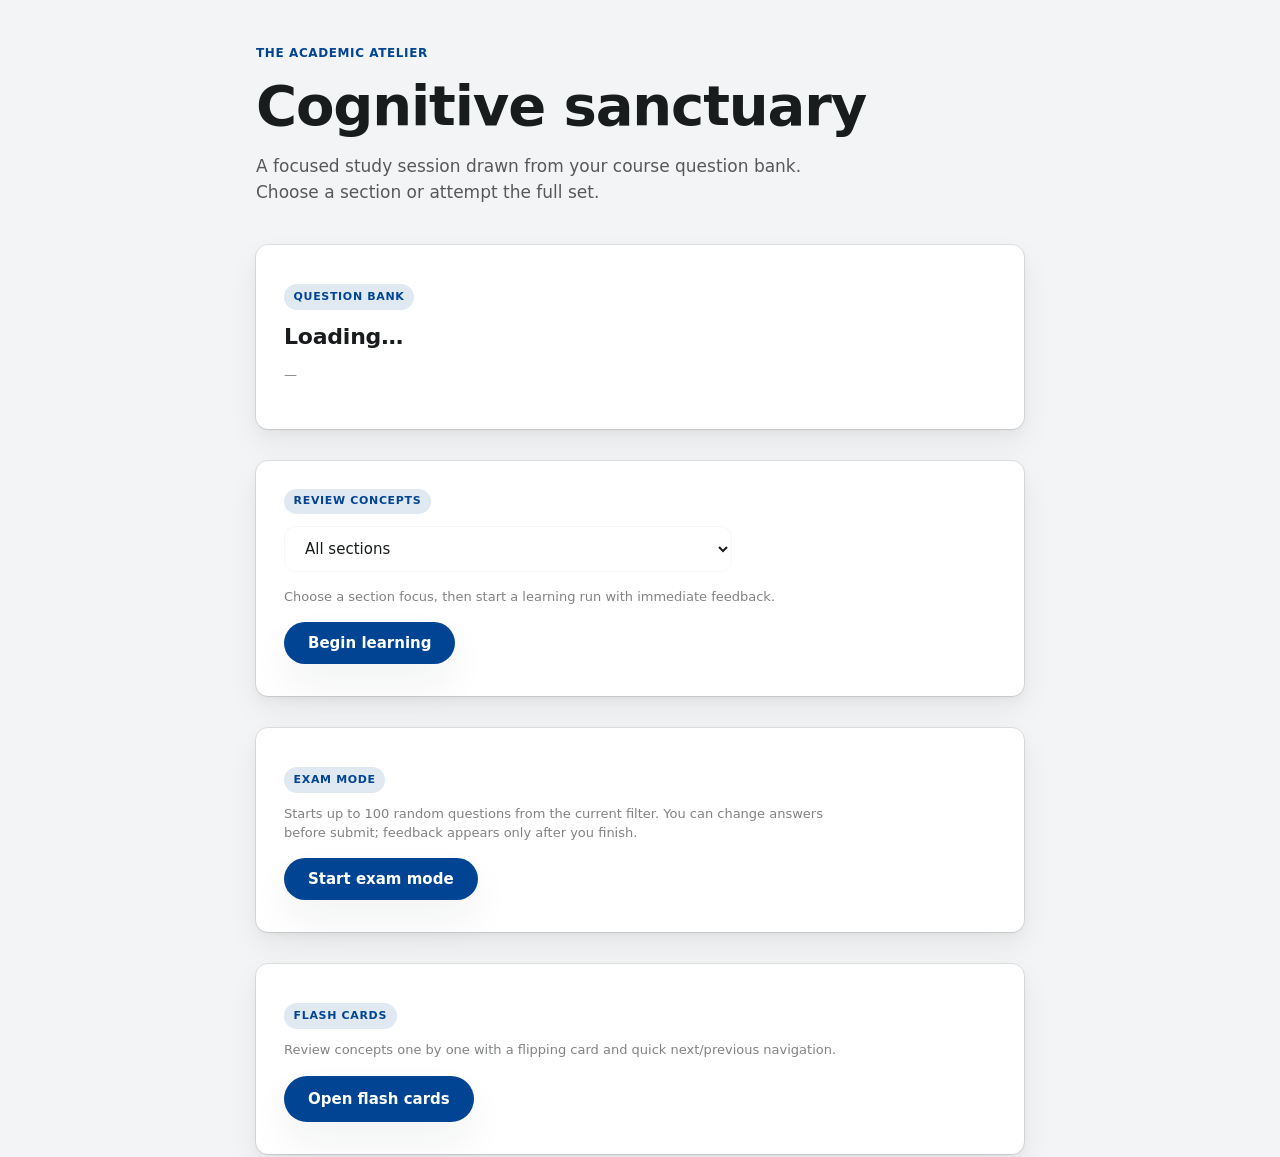
<file: index.html>
<!DOCTYPE html>
<html lang="en">
  <head>
    <!-- Google tag (gtag.js) -->
    <script async src="https://www.googletagmanager.com/gtag/js?id=G-T6DMQSBHCW"></script>
    <script>
      window.dataLayer = window.dataLayer || [];
      function gtag() {
        dataLayer.push(arguments);
      }
      gtag("js", new Date());

      gtag("config", "G-T6DMQSBHCW");
    </script>
    <meta charset="UTF-8" />
    <meta name="viewport" content="width=device-width, initial-scale=1.0" />
    <title>CPS630 Review</title>
    <meta http-equiv="refresh" content="0; url=quiz/home.html" />
    <link rel="canonical" href="quiz/home.html" />
  </head>
  <body
    style="
      font-family: system-ui, sans-serif;
      padding: 2rem;
      color: #191c1d;
      background: #f3f4f5;
    "
  >
    <p><a href="quiz/home.html">Open the quiz</a> if you are not redirected.</p>
  </body>
</html>
</file>
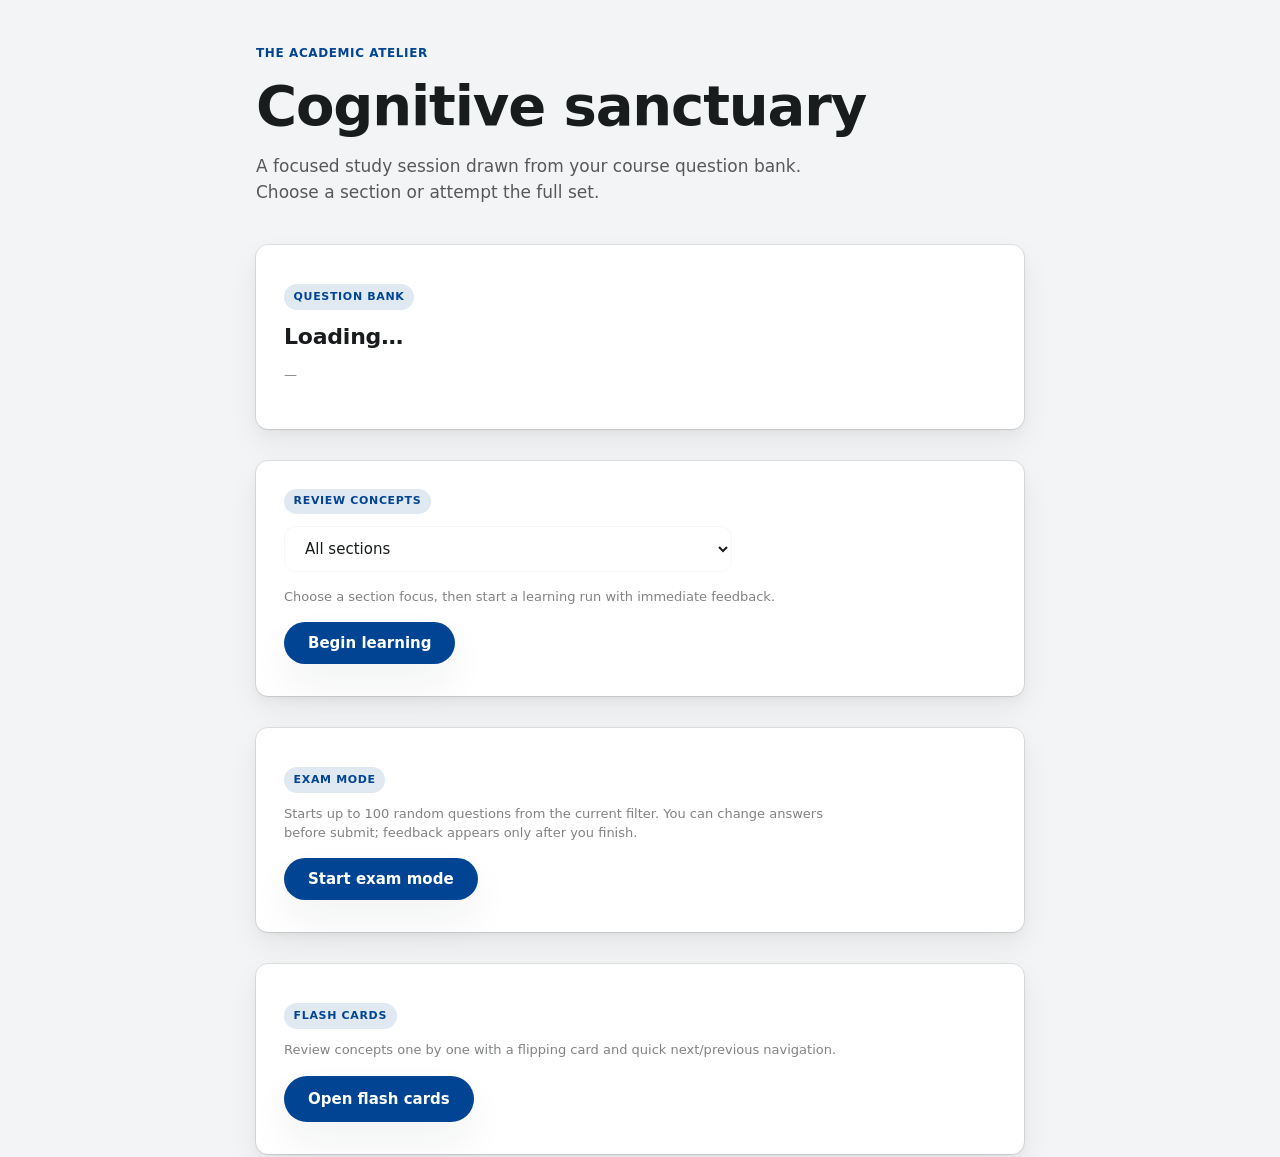
<file: quiz/index.html>
<!DOCTYPE html>
<html lang="en">
  <head>
    <!-- Google tag (gtag.js) -->
    <script async src="https://www.googletagmanager.com/gtag/js?id=G-T6DMQSBHCW"></script>
    <script>
      window.dataLayer = window.dataLayer || [];
      function gtag() {
        dataLayer.push(arguments);
      }
      gtag("js", new Date());

      gtag("config", "G-T6DMQSBHCW");
    </script>
    <meta charset="UTF-8" />
    <meta name="viewport" content="width=device-width, initial-scale=1.0" />
    <title>CPS630 — Home</title>
    <meta http-equiv="refresh" content="0; url=home.html" />
    <link rel="canonical" href="home.html" />
    <script>
      (function () {
        try {
          var k = "cps630-theme";
          var p = localStorage.getItem(k);
          var dark =
            p === "dark" || (p !== "light" && window.matchMedia("(prefers-color-scheme: dark)").matches);
          document.documentElement.classList.toggle("theme-dark", dark);
          document.documentElement.style.colorScheme = dark ? "dark" : "light";
        } catch (e) {}
      })();
    </script>
    <link rel="stylesheet" href="css/atelier.css" />
  </head>
  <body>
    <p style="font-family: system-ui, sans-serif; padding: 2rem">
      <a href="home.html">Open Home</a> if you are not redirected.
    </p>
  </body>
</html>
</file>
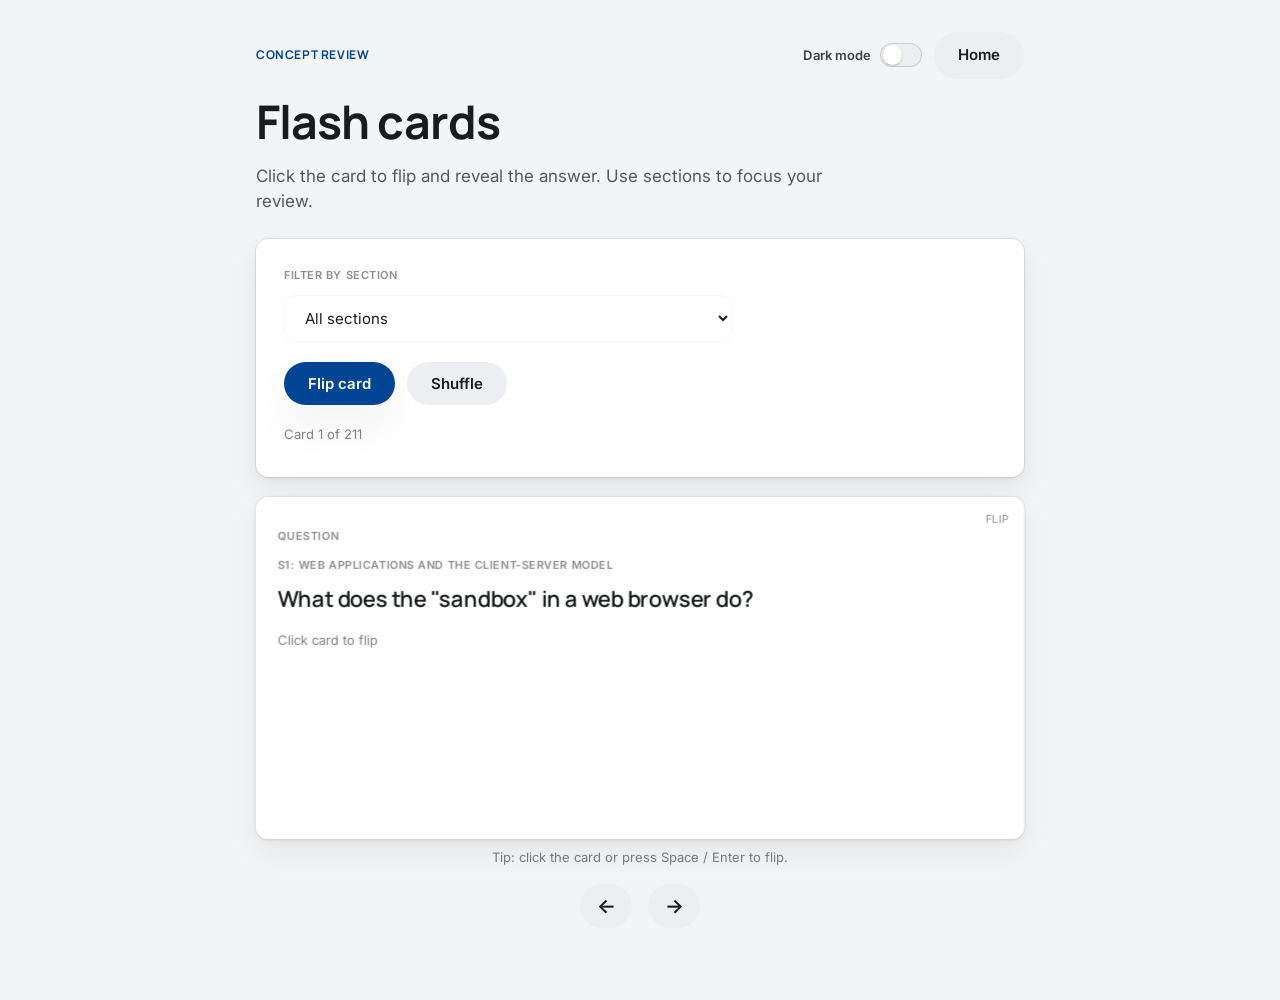
<file: quiz/flashcards.html>
<!DOCTYPE html>
<html lang="en">
  <head>
    <!-- Google tag (gtag.js) -->
    <script async src="https://www.googletagmanager.com/gtag/js?id=G-T6DMQSBHCW"></script>
    <script>
      window.dataLayer = window.dataLayer || [];
      function gtag() {
        dataLayer.push(arguments);
      }
      gtag("js", new Date());

      gtag("config", "G-T6DMQSBHCW");
    </script>
    <meta charset="UTF-8" />
    <meta name="viewport" content="width=device-width, initial-scale=1.0" />
    <title>CPS630 - Flash Cards</title>
    <script>
      (function () {
        try {
          var k = "cps630-theme";
          var p = localStorage.getItem(k);
          var dark =
            p === "dark" || (p !== "light" && window.matchMedia("(prefers-color-scheme: dark)").matches);
          document.documentElement.classList.toggle("theme-dark", dark);
          document.documentElement.style.colorScheme = dark ? "dark" : "light";
        } catch (e) {}
      })();
    </script>
    <link rel="stylesheet" href="css/atelier.css" />
  </head>
  <body>
    <div class="app-shell">
      <main class="main-stage flash-layout">
        <div class="flash-topbar">
          <p class="brand-mark">Concept Review</p>
          <div class="btn-row" style="margin-top: 0">
            <label class="theme-switch" for="theme-switch-flashcards">
              <span class="theme-switch-label">Dark mode</span>
              <input id="theme-switch-flashcards" type="checkbox" class="js-theme-switch" />
              <span class="theme-switch-track" aria-hidden="true"></span>
            </label>
            <a class="btn btn-secondary btn-link" href="home.html">Home</a>
          </div>
        </div>

        <h1 class="display-intro" style="font-size: clamp(1.9rem, 3.7vw, 2.9rem)">Flash cards</h1>
        <p class="lede" style="margin-bottom: 1.5rem">
          Click the card to flip and reveal the answer. Use sections to focus your review.
        </p>

        <div class="card flash-controls">
          <div>
            <label class="label-md" for="flash-section" style="display: block; margin-bottom: 0.75rem"
              >Filter by section</label
            >
            <select id="flash-section" class="field-select">
              <option value="">All sections</option>
            </select>
          </div>
          <div class="btn-row" style="margin-top: 0">
            <button type="button" class="btn btn-primary" id="btn-flip-card">Flip card</button>
            <button type="button" class="btn btn-secondary" id="btn-shuffle-cards">Shuffle</button>
          </div>
          <p id="flash-progress" class="meta-muted" style="margin: 0"></p>
        </div>

        <article id="flash-card" class="flash-card" tabindex="0" aria-live="polite">
          <div id="flash-card-inner" class="flash-card-inner">
            <section class="card flash-face flash-face-front">
              <div class="flash-face-body">
                <p class="label-md" style="margin-bottom: 0.75rem">Question</p>
                <p id="flash-section-label" class="label-md" style="margin-bottom: 0.75rem"></p>
                <h2 id="flash-question" class="title-lg"></h2>
                <p class="meta-muted" style="margin: 0">Click card to flip</p>
              </div>
            </section>
            <section class="card flash-face flash-face-back">
              <div class="flash-face-body">
                <p class="label-md" style="margin-bottom: 0.75rem">Answer</p>
                <p id="flash-section-label-answer" class="label-md" style="margin-bottom: 0.75rem"></p>
                <p id="flash-answer-text" class="title-lg" style="margin: 0; max-width: 100%"></p>
                <p class="meta-muted" style="margin-top: 1.25rem; margin-bottom: 0">Click card to flip back</p>
              </div>
            </section>
          </div>
        </article>
        <p class="meta-muted flash-hint" id="flash-hint">Tip: click the card or press Space / Enter to flip.</p>

        <div class="flash-nav-row" aria-label="Flash card navigation">
          <button
            type="button"
            class="btn btn-secondary flash-arrow-btn"
            id="btn-prev-card"
            aria-label="Previous card"
            title="Previous card"
          >
            ←
          </button>
          <button
            type="button"
            class="btn btn-secondary flash-arrow-btn"
            id="btn-next-card"
            aria-label="Next card"
            title="Next card"
          >
            →
          </button>
        </div>

        <p id="flash-empty" class="status-banner bad hidden" role="status"></p>
      </main>
    </div>

    <script type="module" src="js/flashcards.js"></script>
  </body>
</html>
</file>
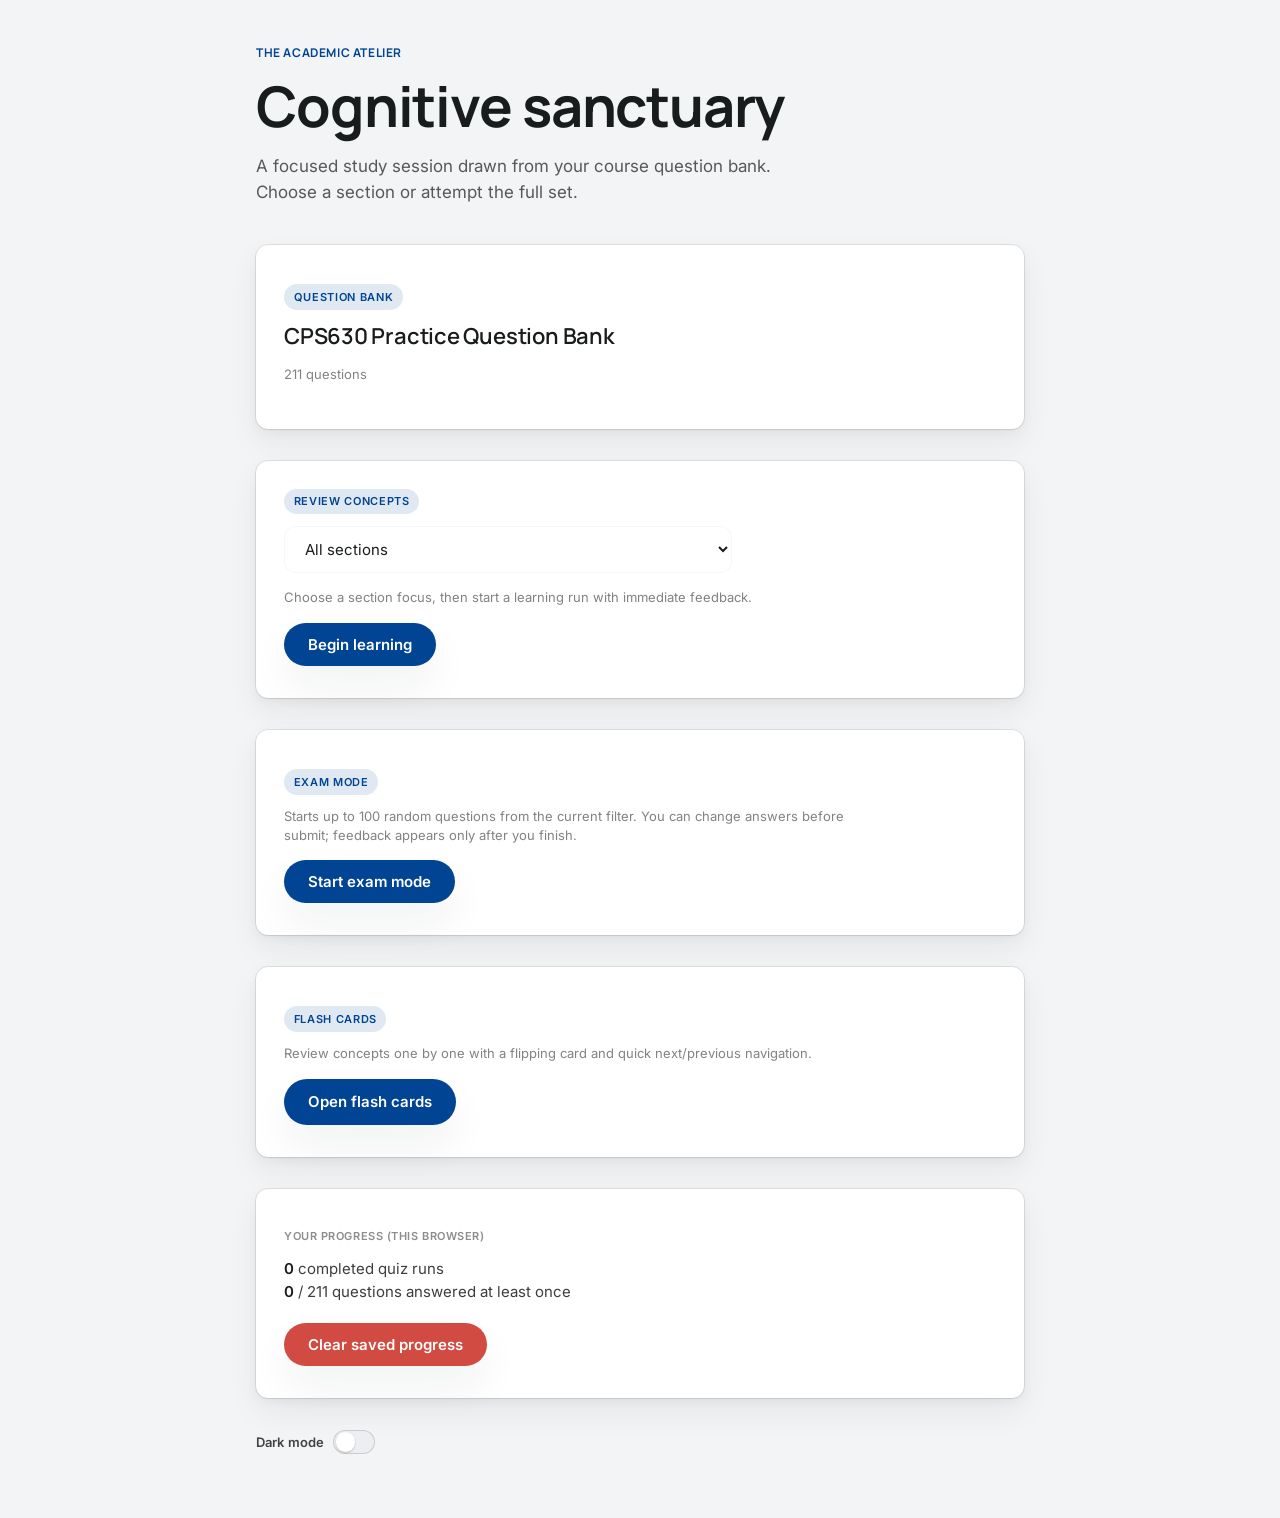
<file: quiz/home.html>
<!DOCTYPE html>
<html lang="en">
  <head>
    <!-- Google tag (gtag.js) -->
    <script async src="https://www.googletagmanager.com/gtag/js?id=G-T6DMQSBHCW"></script>
    <script>
      window.dataLayer = window.dataLayer || [];
      function gtag() {
        dataLayer.push(arguments);
      }
      gtag("js", new Date());

      gtag("config", "G-T6DMQSBHCW");
    </script>
    <meta charset="UTF-8" />
    <meta name="viewport" content="width=device-width, initial-scale=1.0" />
    <title>CPS630 — Home</title>
    <script>
      (function () {
        try {
          var k = "cps630-theme";
          var p = localStorage.getItem(k);
          var dark =
            p === "dark" || (p !== "light" && window.matchMedia("(prefers-color-scheme: dark)").matches);
          document.documentElement.classList.toggle("theme-dark", dark);
          document.documentElement.style.colorScheme = dark ? "dark" : "light";
        } catch (e) {}
      })();
    </script>
    <link rel="stylesheet" href="css/atelier.css" />
  </head>
  <body>
    <div class="app-shell">
      <main class="main-stage">
        <div id="view-start">
          <p class="brand-mark">The Academic Atelier</p>
          <h1 class="display-intro">Cognitive sanctuary</h1>
          <p class="lede">
            A focused study session drawn from your course question bank. Choose a section or
            attempt the full set.
          </p>

          <div class="card" style="margin-bottom: 2rem">
            <p class="label-md section-label" style="margin-bottom: 0.75rem">Question bank</p>
            <p id="bank-title" class="title-lg" style="margin-bottom: 0.5rem">Loading…</p>
            <p id="bank-count" class="meta-muted">—</p>
          </div>

          <div class="card" style="margin-bottom: 2rem">
            <label class="label-md section-label" for="section-filter" style="margin-bottom: 0.75rem"
              >Review Concepts</label
            >
            <select id="section-filter" class="field-select">
              <option value="">All sections</option>
            </select>
            <p class="meta-muted" style="margin: 0.9rem 0 0; max-width: 36rem">
              Choose a section focus, then start a learning run with immediate feedback.
            </p>
            <div class="btn-row" style="margin-top: 1rem">
              <button type="button" class="btn btn-primary" id="btn-start">Begin learning</button>
            </div>
          </div>

          <div class="card" style="margin-bottom: 2rem">
            <p class="label-md section-label" style="margin-bottom: 0.75rem">Exam mode</p>
            <p class="meta-muted" style="margin: 0; max-width: 36rem; line-height: 1.45">
              Starts up to 100 random questions from the current filter. You can change answers before submit;
              feedback appears only after you finish.
            </p>
            <div class="btn-row" style="margin-top: 1rem">
              <button
                type="button"
                class="btn btn-primary"
                id="btn-start-exam"
                title="100 random questions from the current filter. No correct/incorrect until you submit."
              >
                Start exam mode
              </button>
            </div>
          </div>

          <div class="card" style="margin-bottom: 2rem">
            <p class="label-md section-label" style="margin-bottom: 0.75rem">Flash cards</p>
            <p class="meta-muted" style="margin: 0; max-width: 36rem; line-height: 1.45">
              Review concepts one by one with a flipping card and quick next/previous navigation.
            </p>
            <div class="btn-row" style="margin-top: 1rem">
              <a class="btn btn-primary btn-link" href="flashcards.html">Open flash cards</a>
            </div>
          </div>

          <div id="stats-panel" class="card stats-panel hidden" style="margin-bottom: 2rem" aria-live="polite">
            <p class="label-md" style="margin-bottom: 0.75rem">Your progress (this browser)</p>
            <div id="stats-summary" class="stats-summary"></div>
            <div id="stats-attempts-wrap" class="stats-attempts-wrap hidden">
              <p class="label-md" style="margin-top: 1.25rem; margin-bottom: 0.5rem">Recent attempts</p>
              <ul id="stats-attempts" class="stats-attempts"></ul>
            </div>
            <div class="btn-row" style="margin-top: 1.25rem; margin-bottom: 0">
              <button type="button" class="btn btn-danger" id="btn-clear-storage">
                Clear saved progress
              </button>
            </div>
          </div>

          <p id="load-error" class="status-banner bad hidden" role="alert"></p>

          <div id="resume-panel" class="card hidden" style="margin-bottom: 2rem" aria-live="polite">
            <p class="label-md" style="margin-bottom: 0.5rem">Session in progress</p>
            <p id="resume-summary" class="meta-muted" style="margin-bottom: 1rem"></p>
            <div class="btn-row" style="margin-top: 0">
              <button type="button" class="btn btn-primary" id="btn-resume">Resume</button>
              <button type="button" class="btn btn-secondary" id="btn-discard-session">
                Discard session
              </button>
            </div>
          </div>

          <div class="btn-row">
            <label class="theme-switch" for="theme-switch-start">
              <span class="theme-switch-label">Dark mode</span>
              <input id="theme-switch-start" type="checkbox" class="js-theme-switch" />
              <span class="theme-switch-track" aria-hidden="true"></span>
            </label>
          </div>
        </div>

        <div id="view-quiz" class="hidden">
          <div class="quiz-outer">
            <div class="quiz-head-sticky">
              <div class="card quiz-sticky-card">
                <div class="quiz-sticky-top" aria-label="Quiz progress">
                  <div class="brand-row">
                    <span class="brand-mark">CPS630</span>
                    <div class="brand-row-end">
                      <span
                        id="quiz-timer"
                        class="quiz-timer"
                        role="timer"
                        aria-live="off"
                        title="Elapsed time"
                        >0:00</span>
                      <span id="progress-meta" class="meta-muted"></span>
                      <label class="theme-switch theme-switch-compact" for="theme-switch-quiz">
                        <span class="theme-switch-label">Dark mode</span>
                        <input id="theme-switch-quiz" type="checkbox" class="js-theme-switch" />
                        <span class="theme-switch-track" aria-hidden="true"></span>
                      </label>
                    </div>
                  </div>
                  <div class="progress-wrap" role="progressbar" aria-valuemin="0" aria-valuemax="100" aria-valuenow="0">
                    <div id="progress-fill" class="progress-fill"></div>
                  </div>
                </div>
                <div class="nav-toolbar quiz-sticky-nav" role="toolbar" aria-label="Question navigation">
                  <button type="button" class="btn btn-secondary" id="btn-quiz-home" title="Save and return to home">
                    Home
                  </button>
                  <button type="button" class="btn btn-secondary" id="btn-prev" title="Previous question">
                    Previous
                  </button>
                  <button type="button" class="btn btn-secondary" id="btn-next" title="Next question">
                    Next
                  </button>
                  <button type="button" class="btn btn-primary" id="btn-finish">Finish session</button>
                </div>
              </div>
            </div>

            <div class="quiz-columns">
              <div class="quiz-body quiz-main-column">
            <p id="question-tag" class="label-md" style="margin-bottom: 0.75rem"></p>
            <p id="question-history" class="question-history meta-muted hidden" aria-live="polite"></p>
            <h2 id="question-stem" class="title-lg"></h2>

            <div id="options" class="options"></div>

            <div
              id="feedback"
              class="status-banner hidden"
              role="status"
              aria-live="polite"
            ></div>

              </div>
              <aside class="quiz-sidebar" aria-label="Question index">
                <div class="quiz-sidebar-inner">
                  <p class="label-md" style="margin-bottom: 0.75rem">Jump to question</p>
                  <div
                    id="question-jump"
                    class="question-jump question-jump--side"
                    role="navigation"
                  ></div>
                </div>
              </aside>
            </div>
          </div>
        </div>

        <div id="view-results" class="hidden view-results">
          <div class="results-body">
            <p class="brand-mark">Results</p>
            <p id="score-value" class="score-ring"></p>
            <p id="score-summary" class="results-summary"></p>
            <p class="results-footer-hint meta-muted">
              <a href="#results-actions-panel" class="results-skip-link">Jump to actions</a>
              <span class="results-footer-hint-sep"> · </span>
              Home and Practice again stay fixed at the bottom while you scroll.
            </p>
            <div
              id="results-actions-panel"
              class="results-footer"
              role="toolbar"
              aria-label="Results actions"
              data-results-footer
              tabindex="-1"
            >
              <div class="results-footer-inner">
                <button type="button" class="btn btn-primary" data-results-action="home">Home</button>
                <button type="button" class="btn btn-secondary" data-results-action="restart">
                  Practice again
                </button>
                <label class="theme-switch" for="theme-switch-results">
                  <span class="theme-switch-label">Dark mode</span>
                  <input id="theme-switch-results" type="checkbox" class="js-theme-switch" />
                  <span class="theme-switch-track" aria-hidden="true"></span>
                </label>
              </div>
            </div>
            <h2 class="title-lg results-review-heading">Review misses</h2>
            <div id="review-list"></div>
          </div>
        </div>
      </main>
    </div>

    <script type="module" src="js/app.js"></script>
  </body>
</html>
</file>
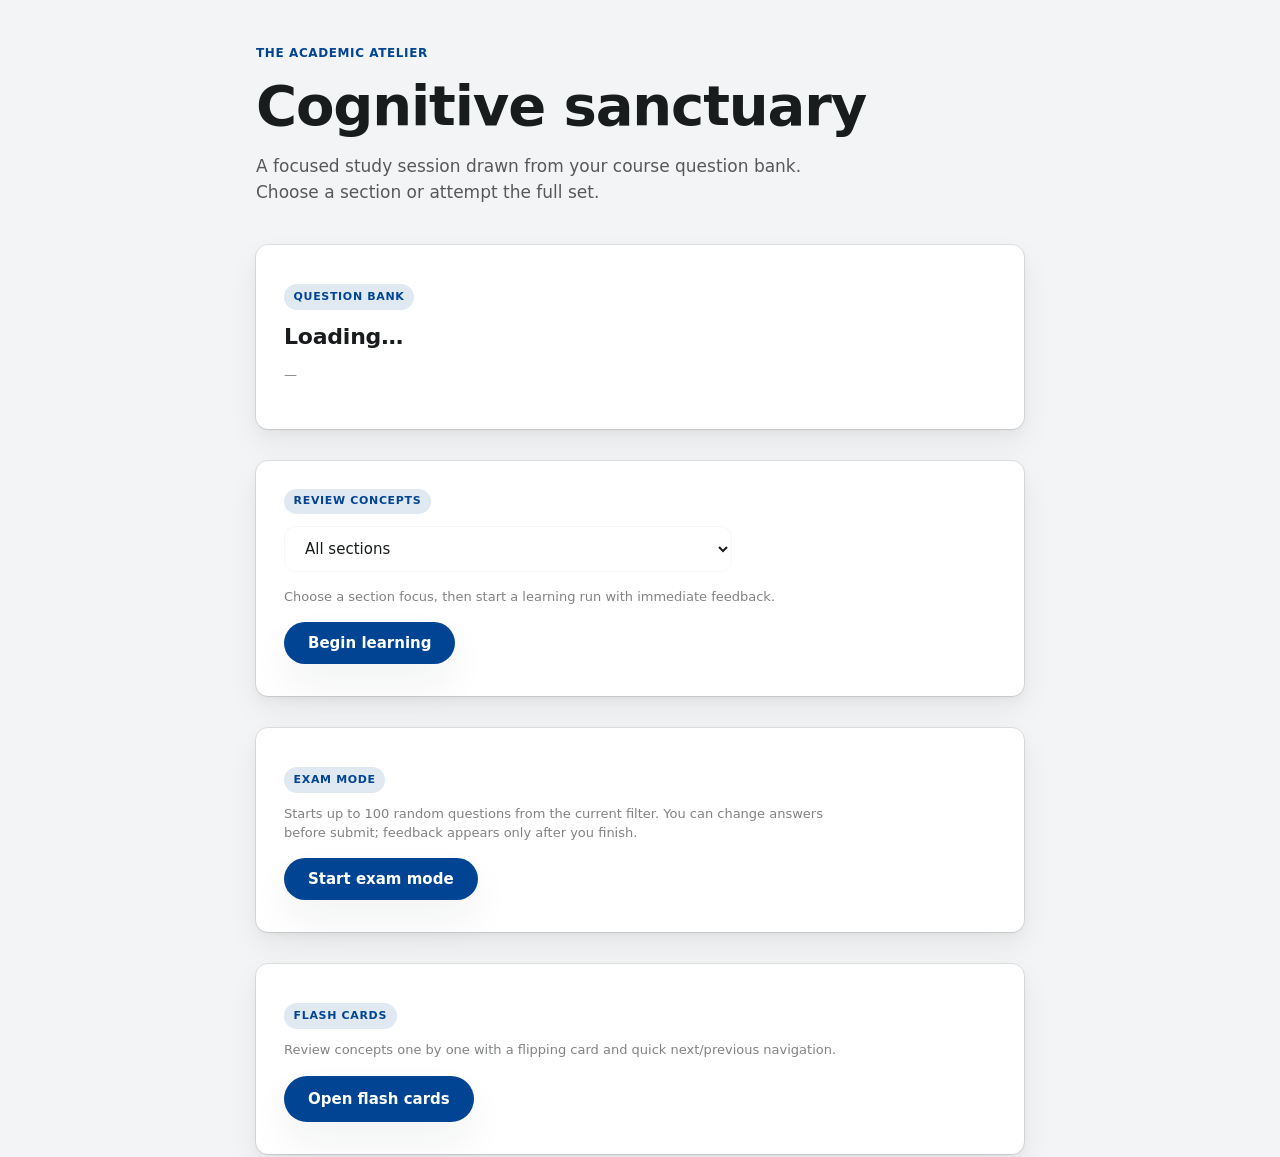
<file: quiz/quiz.html>
<!DOCTYPE html>
<html lang="en">
  <head>
    <!-- Google tag (gtag.js) -->
    <script async src="https://www.googletagmanager.com/gtag/js?id=G-T6DMQSBHCW"></script>
    <script>
      window.dataLayer = window.dataLayer || [];
      function gtag() {
        dataLayer.push(arguments);
      }
      gtag("js", new Date());

      gtag("config", "G-T6DMQSBHCW");
    </script>
    <meta charset="UTF-8" />
    <meta name="viewport" content="width=device-width, initial-scale=1.0" />
    <title>CPS630 — Quiz</title>
    <script>
      (function () {
        try {
          var k = "cps630-theme";
          var p = localStorage.getItem(k);
          var dark =
            p === "dark" || (p !== "light" && window.matchMedia("(prefers-color-scheme: dark)").matches);
          document.documentElement.classList.toggle("theme-dark", dark);
          document.documentElement.style.colorScheme = dark ? "dark" : "light";
        } catch (e) {}
      })();
    </script>
    <link rel="stylesheet" href="css/atelier.css" />
  </head>
  <body>
    <div class="app-shell">
      <main class="main-stage">
        <div id="view-start">
          <p class="brand-mark">The Academic Atelier</p>
          <h1 class="display-intro">Cognitive sanctuary</h1>
          <p class="lede">
            A focused study session drawn from your course question bank. Choose a section or
            attempt the full set.
          </p>

          <div class="card" style="margin-bottom: 2rem">
            <p class="label-md" style="margin-bottom: 0.75rem">Question bank</p>
            <p id="bank-title" class="title-lg" style="margin-bottom: 0.5rem">Loading…</p>
            <p id="bank-count" class="meta-muted">—</p>
          </div>

          <div class="card" style="margin-bottom: 2rem">
            <label class="label-md" for="section-filter" style="display: block; margin-bottom: 0.75rem"
              >Filter by section</label
            >
            <select id="section-filter" class="field-select">
              <option value="">All sections</option>
            </select>
          </div>

          <div id="stats-panel" class="card stats-panel hidden" style="margin-bottom: 2rem" aria-live="polite">
            <p class="label-md" style="margin-bottom: 0.75rem">Your progress (this browser)</p>
            <div id="stats-summary" class="stats-summary"></div>
            <div id="stats-attempts-wrap" class="stats-attempts-wrap hidden">
              <p class="label-md" style="margin-top: 1.25rem; margin-bottom: 0.5rem">Recent attempts</p>
              <ul id="stats-attempts" class="stats-attempts"></ul>
            </div>
            <div class="btn-row" style="margin-top: 1.25rem; margin-bottom: 0">
              <button type="button" class="btn btn-secondary" id="btn-clear-storage">
                Clear saved progress
              </button>
            </div>
          </div>

          <p id="load-error" class="status-banner bad hidden" role="alert"></p>

          <div id="resume-panel" class="card hidden" style="margin-bottom: 2rem" aria-live="polite">
            <p class="label-md" style="margin-bottom: 0.5rem">Session in progress</p>
            <p id="resume-summary" class="meta-muted" style="margin-bottom: 1rem"></p>
            <div class="btn-row" style="margin-top: 0">
              <button type="button" class="btn btn-primary" id="btn-resume">Resume</button>
              <button type="button" class="btn btn-secondary" id="btn-discard-session">
                Discard session
              </button>
            </div>
          </div>

          <div class="btn-row">
            <label class="theme-switch" for="theme-switch-start">
              <span class="theme-switch-label">Dark mode</span>
              <input id="theme-switch-start" type="checkbox" class="js-theme-switch" />
              <span class="theme-switch-track" aria-hidden="true"></span>
            </label>
            <button type="button" class="btn btn-primary" id="btn-start">Begin</button>
            <button
              type="button"
              class="btn btn-secondary"
              id="btn-start-exam"
              title="100 random questions from the current filter. No correct/incorrect until you submit."
            >
              Exam mode (100)
            </button>
          </div>
          <p class="meta-muted" style="margin-top: 1rem; max-width: 36rem; line-height: 1.45">
            Exam mode picks up to 100 random questions (or fewer if the filter has less). You can change answers
            before submitting; results and explanations appear only after submit.
          </p>
        </div>

        <div id="view-quiz" class="hidden">
          <div class="quiz-outer">
            <div class="quiz-head-sticky">
              <div class="card quiz-sticky-card">
                <div class="quiz-sticky-top" aria-label="Quiz progress">
                  <div class="brand-row">
                    <span class="brand-mark">CPS630</span>
                    <div class="brand-row-end">
                      <span
                        id="quiz-timer"
                        class="quiz-timer"
                        role="timer"
                        aria-live="off"
                        title="Elapsed time"
                        >0:00</span>
                      <span id="progress-meta" class="meta-muted"></span>
                      <label class="theme-switch theme-switch-compact" for="theme-switch-quiz">
                        <span class="theme-switch-label">Dark mode</span>
                        <input id="theme-switch-quiz" type="checkbox" class="js-theme-switch" />
                        <span class="theme-switch-track" aria-hidden="true"></span>
                      </label>
                    </div>
                  </div>
                  <div class="progress-wrap" role="progressbar" aria-valuemin="0" aria-valuemax="100" aria-valuenow="0">
                    <div id="progress-fill" class="progress-fill"></div>
                  </div>
                </div>
                <div class="nav-toolbar quiz-sticky-nav" role="toolbar" aria-label="Question navigation">
                  <button type="button" class="btn btn-secondary" id="btn-quiz-home" title="Save and return to home">
                    Home
                  </button>
                  <button type="button" class="btn btn-secondary" id="btn-prev" title="Previous question">
                    Previous
                  </button>
                  <button type="button" class="btn btn-secondary" id="btn-next" title="Next question">
                    Next
                  </button>
                  <button type="button" class="btn btn-primary" id="btn-finish">Finish session</button>
                </div>
              </div>
            </div>

            <div class="quiz-columns">
              <div class="quiz-body quiz-main-column">
            <p id="question-tag" class="label-md" style="margin-bottom: 0.75rem"></p>
            <p id="question-history" class="question-history meta-muted hidden" aria-live="polite"></p>
            <h2 id="question-stem" class="title-lg"></h2>

            <div id="options" class="options"></div>

            <div
              id="feedback"
              class="status-banner hidden"
              role="status"
              aria-live="polite"
            ></div>

              </div>
              <aside class="quiz-sidebar" aria-label="Question index">
                <div class="quiz-sidebar-inner">
                  <p class="label-md" style="margin-bottom: 0.75rem">Jump to question</p>
                  <div
                    id="question-jump"
                    class="question-jump question-jump--side"
                    role="navigation"
                  ></div>
                </div>
              </aside>
            </div>
          </div>
        </div>

        <div id="view-results" class="hidden view-results">
          <div class="results-body">
            <p class="brand-mark">Results</p>
            <p id="score-value" class="score-ring"></p>
            <p id="score-summary" class="results-summary"></p>
            <p class="results-footer-hint meta-muted">
              <a href="#results-actions-panel" class="results-skip-link">Jump to actions</a>
              <span class="results-footer-hint-sep"> · </span>
              Home and Practice again stay fixed at the bottom while you scroll.
            </p>
            <div
              id="results-actions-panel"
              class="results-footer"
              role="toolbar"
              aria-label="Results actions"
              data-results-footer
              tabindex="-1"
            >
              <div class="results-footer-inner">
                <button type="button" class="btn btn-primary" data-results-action="home">Home</button>
                <button type="button" class="btn btn-secondary" data-results-action="restart">
                  Practice again
                </button>
                <label class="theme-switch" for="theme-switch-results">
                  <span class="theme-switch-label">Dark mode</span>
                  <input id="theme-switch-results" type="checkbox" class="js-theme-switch" />
                  <span class="theme-switch-track" aria-hidden="true"></span>
                </label>
              </div>
            </div>
            <h2 class="title-lg results-review-heading">Review misses</h2>
            <div id="review-list"></div>
          </div>
        </div>
      </main>
    </div>

    <script type="module" src="js/app.js"></script>
  </body>
</html>
</file>
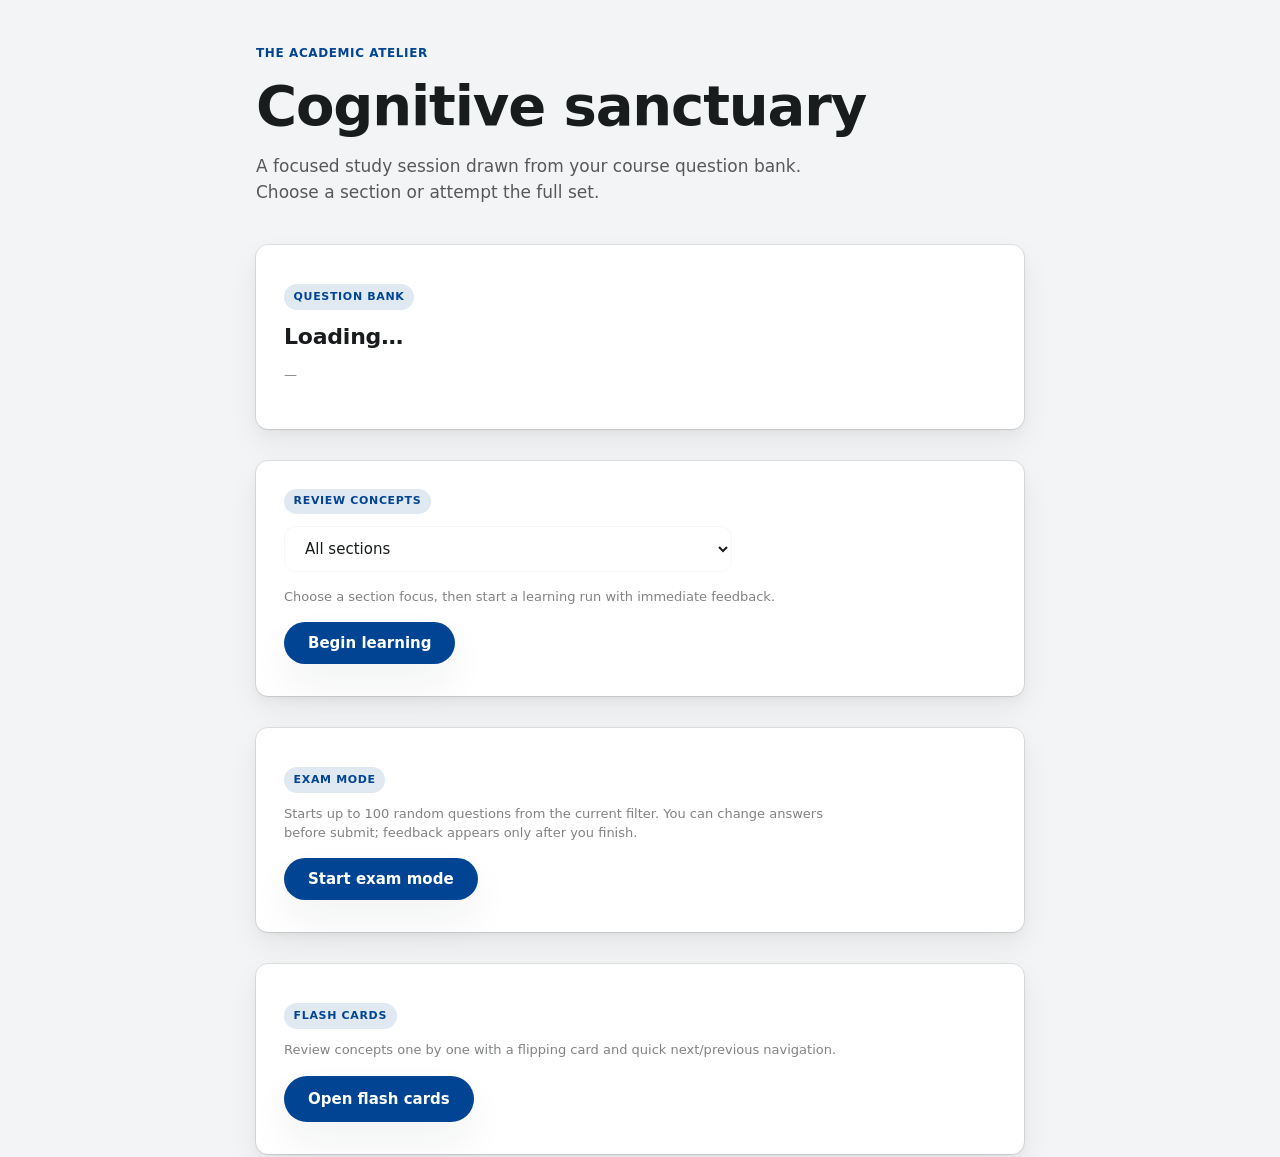
<file: quiz/review.html>
<!DOCTYPE html>
<html lang="en">
  <head>
    <!-- Google tag (gtag.js) -->
    <script async src="https://www.googletagmanager.com/gtag/js?id=G-T6DMQSBHCW"></script>
    <script>
      window.dataLayer = window.dataLayer || [];
      function gtag() {
        dataLayer.push(arguments);
      }
      gtag("js", new Date());

      gtag("config", "G-T6DMQSBHCW");
    </script>
    <meta charset="UTF-8" />
    <meta name="viewport" content="width=device-width, initial-scale=1.0" />
    <title>CPS630 — Review</title>
    <script>
      (function () {
        try {
          var k = "cps630-theme";
          var p = localStorage.getItem(k);
          var dark =
            p === "dark" || (p !== "light" && window.matchMedia("(prefers-color-scheme: dark)").matches);
          document.documentElement.classList.toggle("theme-dark", dark);
          document.documentElement.style.colorScheme = dark ? "dark" : "light";
        } catch (e) {}
      })();
    </script>
    <link rel="stylesheet" href="css/atelier.css" />
  </head>
  <body>
    <div class="app-shell">
      <main class="main-stage">
        <div id="view-start">
          <p class="brand-mark">The Academic Atelier</p>
          <h1 class="display-intro">Cognitive sanctuary</h1>
          <p class="lede">
            A focused study session drawn from your course question bank. Choose a section or
            attempt the full set.
          </p>

          <div class="card" style="margin-bottom: 2rem">
            <p class="label-md" style="margin-bottom: 0.75rem">Question bank</p>
            <p id="bank-title" class="title-lg" style="margin-bottom: 0.5rem">Loading…</p>
            <p id="bank-count" class="meta-muted">—</p>
          </div>

          <div class="card" style="margin-bottom: 2rem">
            <label class="label-md" for="section-filter" style="display: block; margin-bottom: 0.75rem"
              >Filter by section</label
            >
            <select id="section-filter" class="field-select">
              <option value="">All sections</option>
            </select>
          </div>

          <div id="stats-panel" class="card stats-panel hidden" style="margin-bottom: 2rem" aria-live="polite">
            <p class="label-md" style="margin-bottom: 0.75rem">Your progress (this browser)</p>
            <div id="stats-summary" class="stats-summary"></div>
            <div id="stats-attempts-wrap" class="stats-attempts-wrap hidden">
              <p class="label-md" style="margin-top: 1.25rem; margin-bottom: 0.5rem">Recent attempts</p>
              <ul id="stats-attempts" class="stats-attempts"></ul>
            </div>
            <div class="btn-row" style="margin-top: 1.25rem; margin-bottom: 0">
              <button type="button" class="btn btn-secondary" id="btn-clear-storage">
                Clear saved progress
              </button>
            </div>
          </div>

          <p id="load-error" class="status-banner bad hidden" role="alert"></p>

          <div id="resume-panel" class="card hidden" style="margin-bottom: 2rem" aria-live="polite">
            <p class="label-md" style="margin-bottom: 0.5rem">Session in progress</p>
            <p id="resume-summary" class="meta-muted" style="margin-bottom: 1rem"></p>
            <div class="btn-row" style="margin-top: 0">
              <button type="button" class="btn btn-primary" id="btn-resume">Resume</button>
              <button type="button" class="btn btn-secondary" id="btn-discard-session">
                Discard session
              </button>
            </div>
          </div>

          <div class="btn-row">
            <label class="theme-switch" for="theme-switch-start">
              <span class="theme-switch-label">Dark mode</span>
              <input id="theme-switch-start" type="checkbox" class="js-theme-switch" />
              <span class="theme-switch-track" aria-hidden="true"></span>
            </label>
            <button type="button" class="btn btn-primary" id="btn-start">Begin</button>
            <button
              type="button"
              class="btn btn-secondary"
              id="btn-start-exam"
              title="100 random questions from the current filter. No correct/incorrect until you submit."
            >
              Exam mode (100)
            </button>
          </div>
          <p class="meta-muted" style="margin-top: 1rem; max-width: 36rem; line-height: 1.45">
            Exam mode picks up to 100 random questions (or fewer if the filter has less). You can change answers
            before submitting; results and explanations appear only after submit.
          </p>
        </div>

        <div id="view-quiz" class="hidden">
          <div class="quiz-outer">
            <div class="quiz-head-sticky">
              <div class="card quiz-sticky-card">
                <div class="quiz-sticky-top" aria-label="Quiz progress">
                  <div class="brand-row">
                    <span class="brand-mark">CPS630</span>
                    <div class="brand-row-end">
                      <span
                        id="quiz-timer"
                        class="quiz-timer"
                        role="timer"
                        aria-live="off"
                        title="Elapsed time"
                        >0:00</span>
                      <span id="progress-meta" class="meta-muted"></span>
                      <label class="theme-switch theme-switch-compact" for="theme-switch-quiz">
                        <span class="theme-switch-label">Dark mode</span>
                        <input id="theme-switch-quiz" type="checkbox" class="js-theme-switch" />
                        <span class="theme-switch-track" aria-hidden="true"></span>
                      </label>
                    </div>
                  </div>
                  <div class="progress-wrap" role="progressbar" aria-valuemin="0" aria-valuemax="100" aria-valuenow="0">
                    <div id="progress-fill" class="progress-fill"></div>
                  </div>
                </div>
                <div class="nav-toolbar quiz-sticky-nav" role="toolbar" aria-label="Question navigation">
                  <button type="button" class="btn btn-secondary" id="btn-quiz-home" title="Save and return to home">
                    Home
                  </button>
                  <button type="button" class="btn btn-secondary" id="btn-prev" title="Previous question">
                    Previous
                  </button>
                  <button type="button" class="btn btn-secondary" id="btn-next" title="Next question">
                    Next
                  </button>
                  <button type="button" class="btn btn-primary" id="btn-finish">Finish session</button>
                </div>
              </div>
            </div>

            <div class="quiz-columns">
              <div class="quiz-body quiz-main-column">
            <p id="question-tag" class="label-md" style="margin-bottom: 0.75rem"></p>
            <p id="question-history" class="question-history meta-muted hidden" aria-live="polite"></p>
            <h2 id="question-stem" class="title-lg"></h2>

            <div id="options" class="options"></div>

            <div
              id="feedback"
              class="status-banner hidden"
              role="status"
              aria-live="polite"
            ></div>

              </div>
              <aside class="quiz-sidebar" aria-label="Question index">
                <div class="quiz-sidebar-inner">
                  <p class="label-md" style="margin-bottom: 0.75rem">Jump to question</p>
                  <div
                    id="question-jump"
                    class="question-jump question-jump--side"
                    role="navigation"
                  ></div>
                </div>
              </aside>
            </div>
          </div>
        </div>

        <div id="view-results" class="hidden view-results">
          <div class="results-body">
            <section class="card results-hero">
              <p class="brand-mark">Results</p>
              <p id="score-value" class="score-ring"></p>
              <p id="score-summary" class="results-summary"></p>
              <p class="results-footer-hint meta-muted">
                <a href="#results-actions-panel" class="results-skip-link">Jump to actions</a>
                <span class="results-footer-hint-sep"> · </span>
                Home and Practice again stay fixed at the bottom while you scroll.
              </p>
            </section>

            <h2 class="title-lg results-review-heading">Review misses</h2>
            <div id="review-list" class="results-review-list"></div>

            <div
              id="results-actions-panel"
              class="results-footer"
              role="toolbar"
              aria-label="Results actions"
              data-results-footer
              tabindex="-1"
            >
              <div class="results-footer-inner">
                <button type="button" class="btn btn-primary" data-results-action="home">Home</button>
                <button type="button" class="btn btn-secondary" data-results-action="restart">
                  Practice again
                </button>
                <label class="theme-switch" for="theme-switch-results">
                  <span class="theme-switch-label">Dark mode</span>
                  <input id="theme-switch-results" type="checkbox" class="js-theme-switch" />
                  <span class="theme-switch-track" aria-hidden="true"></span>
                </label>
              </div>
            </div>
          </div>
        </div>
      </main>
    </div>

    <script type="module" src="js/app.js"></script>
  </body>
</html>
</file>
<file: quiz/css/atelier.css>
/**
 * Academic Atelier — tokens from DESIGN.md
 */
@import url("https://fonts.googleapis.com/css2?family=Inter:wght@400;500;600&family=Manrope:wght@500;600;700&display=swap");

:root {
  --surface: #f8f9fa;
  --surface-container-low: #f3f4f5;
  --surface-container-lowest: #ffffff;
  --surface-container-high: #eceef1;
  --surface-bright: rgba(248, 249, 250, 0.8);
  --surface-tint: rgba(25, 28, 29, 0.08);
  --primary: #004493;
  --primary_container: #005bc0;
  --on_primary: #ffffff;
  --on_surface: #191c1d;
  --on_secondary_container: #1a1c1e;
  --secondary_container: #dce3e8;
  --outline_variant: rgba(195, 198, 214, 0.15);
  --tertiary: #6b5a4a;
  --success: #1b6e3a;
  --error: #b3261e;
  /* Filled destructive — lighter red, still readable with white label */
  --danger-fill: #d14b42;
  --on-danger-fill: #ffffff;
  --danger-fill-hover: #b33f37;
  --ambient-shadow: 0 20px 40px rgba(25, 28, 29, 0.06);
  --card-raise:
    0 1px 2px rgba(25, 28, 29, 0.05),
    0 4px 12px rgba(25, 28, 29, 0.04),
    0 14px 32px rgba(25, 28, 29, 0.06);
  --card-edge: color-mix(in srgb, var(--on_surface) 9%, transparent);
  --primary-hover-mix: black;
  --shadow-footer-up: 0 -12px 40px rgba(25, 28, 29, 0.08);
  --radius-md: 0.75rem;
  --radius-full: 9999px;
  --font-display: "Manrope", system-ui, sans-serif;
  --font-body: "Inter", system-ui, sans-serif;
  --tracking-label: 0.05em;
  --tracking-display: -0.02em;
}

*,
*::before,
*::after {
  box-sizing: border-box;
}

html {
  font-size: 100%;
}

body {
  margin: 0;
  min-height: 100vh;
  font-family: var(--font-body);
  font-weight: 400;
  color: var(--on_surface);
  background: var(--surface-container-low);
  line-height: 1.5;
}

/* —— Layout —— */
.app-shell {
  min-height: 100vh;
  display: flex;
  flex-direction: column;
}

.top-bar {
  position: sticky;
  top: 0;
  z-index: 20;
  padding: 1rem 1.5rem 1.25rem;
  background: color-mix(in srgb, var(--surface-container-lowest) 80%, transparent);
  backdrop-filter: blur(12px);
  -webkit-backdrop-filter: blur(12px);
}

.quiz-head-sticky {
  position: sticky;
  top: 0;
  z-index: 25;
  background: var(--surface-container-low);
  padding-bottom: 0.5rem;
}

.quiz-sticky-top {
  margin-bottom: 1.15rem;
}

.quiz-sticky-nav {
  padding-top: 1.1rem;
  margin-top: 0.25rem;
  background: color-mix(in srgb, var(--surface-container-high) 28%, var(--surface-container-lowest));
  margin-left: -1.75rem;
  margin-right: -1.75rem;
  margin-bottom: -2rem;
  padding-left: 1.75rem;
  padding-right: 1.75rem;
  padding-bottom: 1.5rem;
  border-radius: 0 0 var(--radius-md) var(--radius-md);
}

.quiz-outer {
  max-width: min(100%, 72rem);
  margin: 0 auto;
  width: 100%;
}

.quiz-columns {
  display: grid;
  grid-template-columns: 1fr;
  gap: 1.5rem;
  align-items: start;
  margin-top: 0.75rem;
  padding: 1.25rem 1.35rem 1.5rem;
  background: var(--surface-container-lowest);
  border-radius: var(--radius-md);
  box-shadow: var(--card-raise);
  outline: 1px solid var(--card-edge);
  outline-offset: 0;
}

@media (min-width: 960px) {
  .quiz-columns {
    grid-template-columns: minmax(0, 1fr) 15.5rem;
    gap: 1.75rem;
  }
}

@media (min-width: 1100px) {
  .quiz-columns {
    grid-template-columns: minmax(0, 1fr) 17.5rem;
  }
}

.quiz-main-column {
  min-width: 0;
}

.quiz-sidebar {
  min-width: 0;
}

.quiz-sidebar-inner {
  position: sticky;
  top: 1rem;
  max-height: min(72vh, 24rem);
  display: flex;
  flex-direction: column;
  padding: 0.85rem 0.85rem 0.95rem;
  margin: 0;
  background: color-mix(in srgb, var(--surface-container-high) 55%, var(--surface-container-lowest));
  border-radius: calc(var(--radius-md) - 2px);
  outline: 1px solid color-mix(in srgb, var(--on_surface) 6%, transparent);
  outline-offset: 0;
}

@media (min-width: 960px) {
  .quiz-sidebar-inner {
    top: calc(1rem + env(safe-area-inset-top, 0px));
    max-height: min(76vh, 26rem);
  }
}

/* Mobile: question column first; jump grid below. Bottom dock for controls. */
@media (max-width: 959px) {
  .quiz-sidebar-inner {
    max-height: 17rem;
    padding: 0.65rem 0.75rem 0.75rem;
  }

  .main-stage:has(#view-quiz:not(.hidden)) {
    padding-bottom: calc(10.5rem + env(safe-area-inset-bottom, 0px));
  }

  .quiz-head-sticky {
    position: fixed;
    left: 0;
    right: 0;
    bottom: 0;
    top: auto;
    z-index: 40;
    padding: 0;
    padding-bottom: env(safe-area-inset-bottom, 0px);
    background: color-mix(in srgb, var(--surface-container-lowest) 94%, transparent);
    backdrop-filter: blur(14px);
    -webkit-backdrop-filter: blur(14px);
    border-top: 1px solid var(--card-edge);
    box-shadow: 0 -10px 32px rgba(25, 28, 29, 0.1);
  }

  html.theme-dark .quiz-head-sticky {
    box-shadow: 0 -10px 32px rgba(0, 0, 0, 0.45);
  }

  .quiz-sticky-card.card {
    padding: 0.6rem 0.85rem 0.75rem;
    margin: 0;
    max-width: 100%;
    border-radius: 0;
    box-shadow: none;
    outline: none;
    background: transparent;
  }

  .quiz-sticky-top {
    margin-bottom: 0.4rem;
  }

  .quiz-sticky-top .brand-mark {
    display: none;
  }

  .quiz-head-sticky .btn-theme-compact,
  .quiz-head-sticky .theme-switch-compact {
    display: none;
  }

  .quiz-head-sticky .brand-row {
    margin-bottom: 0.35rem;
  }

  .quiz-head-sticky .brand-row-end {
    flex: 1;
    min-width: 0;
    justify-content: space-between;
    gap: 0.35rem;
  }

  .quiz-head-sticky .quiz-timer {
    font-size: 0.75rem;
    min-width: 2.75rem;
  }

  .quiz-head-sticky #progress-meta {
    font-size: 0.75rem;
    flex: 1;
    text-align: right;
    white-space: nowrap;
    overflow: hidden;
    text-overflow: ellipsis;
  }

  .quiz-head-sticky .progress-wrap {
    height: 4px;
  }

  .quiz-sticky-nav {
    margin: 0;
    padding: 0.45rem 0 0;
    margin-left: 0;
    margin-right: 0;
    margin-bottom: 0;
    padding-left: 0;
    padding-right: 0;
    padding-bottom: 0;
    background: transparent;
    border-radius: 0;
    gap: 0.35rem;
    justify-content: space-between;
  }

  .quiz-sticky-nav .btn {
    font-size: 0.75rem;
    font-weight: 600;
    padding: 0.5rem 0.4rem;
    flex: 1 1 0;
    min-width: 0;
  }

  .quiz-sticky-nav .btn-primary {
    flex: 1.2 1 0;
  }

  .quiz-columns {
    margin-top: 0;
  }
}

.top-bar-inner {
  max-width: 52rem;
  margin: 0 auto;
}

.brand-row {
  display: flex;
  align-items: baseline;
  justify-content: space-between;
  gap: 1rem;
  margin-bottom: 1rem;
}

.brand-row-end {
  display: flex;
  align-items: center;
  justify-content: flex-end;
  gap: 0.5rem;
  flex-wrap: wrap;
}

.btn-theme-compact {
  font-size: 0.8125rem;
  padding: 0.35rem 0.65rem;
  flex-shrink: 0;
}

.theme-switch {
  display: inline-flex;
  align-items: center;
  gap: 0.55rem;
  font-size: 0.8125rem;
  color: color-mix(in srgb, var(--on_surface) 82%, transparent);
}

.theme-switch input {
  position: absolute;
  opacity: 0;
  width: 1px;
  height: 1px;
  pointer-events: none;
}

.theme-switch-label {
  font-weight: 600;
  letter-spacing: 0.01em;
}

.theme-switch-track {
  width: 2.6rem;
  height: 1.5rem;
  border-radius: 9999px;
  background: var(--surface-container-high);
  box-shadow: inset 0 0 0 1px color-mix(in srgb, var(--on_surface) 16%, transparent);
  position: relative;
  transition: background 0.2s ease;
}

.theme-switch-track::after {
  content: "";
  position: absolute;
  top: 0.14rem;
  left: 0.16rem;
  width: 1.2rem;
  height: 1.2rem;
  border-radius: 50%;
  background: var(--surface-container-lowest);
  box-shadow: 0 1px 2px rgba(0, 0, 0, 0.22);
  transition: transform 0.2s ease;
}

.theme-switch input:checked + .theme-switch-track {
  background: color-mix(in srgb, var(--primary) 26%, var(--surface-container-high));
}

.theme-switch input:checked + .theme-switch-track::after {
  transform: translateX(1.08rem);
}

.theme-switch input:focus-visible + .theme-switch-track {
  outline: 2px solid var(--primary);
  outline-offset: 2px;
}

.theme-switch-compact .theme-switch-label {
  display: none;
}

.quiz-timer {
  font-family: var(--font-body);
  font-size: 0.8125rem;
  font-weight: 600;
  font-variant-numeric: tabular-nums;
  color: var(--on_surface);
  min-width: 3.25rem;
  text-align: right;
}

.brand-mark {
  font-family: var(--font-display);
  font-weight: 700;
  font-size: 0.75rem;
  letter-spacing: var(--tracking-label);
  text-transform: uppercase;
  color: var(--primary);
}

.meta-muted {
  font-size: 0.8125rem;
  color: color-mix(in srgb, var(--on_surface) 55%, transparent);
}

/* Progress: 8px track, gradient fill */
.progress-wrap {
  height: 8px;
  border-radius: var(--radius-full);
  background: var(--secondary_container);
  overflow: hidden;
}

.progress-fill {
  height: 100%;
  width: 0%;
  border-radius: var(--radius-full);
  background: linear-gradient(
    135deg,
    var(--primary) 0%,
    var(--primary_container) 100%
  );
  transition: width 0.35s ease;
}

.main-stage {
  flex: 1;
  padding: 2rem 1.5rem 4rem;
  max-width: 52rem;
  margin: 0 auto;
  width: 100%;
}

.main-stage:has(#view-quiz:not(.hidden)) {
  max-width: min(100%, 72rem);
}

/* —— Typography —— */
.display-intro {
  font-family: var(--font-display);
  font-weight: 700;
  font-size: clamp(2rem, 5vw, 3.5rem);
  letter-spacing: var(--tracking-display);
  line-height: 1.15;
  margin: 0 0 1rem;
  color: var(--on_surface);
}

.lede {
  font-size: 1.0625rem;
  color: color-mix(in srgb, var(--on_surface) 72%, transparent);
  margin: 0 0 2.5rem;
  max-width: 36rem;
}

.title-lg {
  font-family: var(--font-display);
  font-weight: 600;
  font-size: 1.375rem;
  line-height: 1.35;
  letter-spacing: -0.01em;
  margin: 0 0 1.75rem;
  color: var(--on_surface);
}

.label-md {
  font-size: 0.6875rem;
  font-weight: 600;
  letter-spacing: var(--tracking-label);
  text-transform: uppercase;
  color: color-mix(in srgb, var(--on_surface) 50%, transparent);
}

.section-label {
  display: block;
  width: fit-content;
  padding: 0.28rem 0.6rem;
  border-radius: var(--radius-full);
  color: var(--primary);
  background: color-mix(in srgb, var(--primary) 12%, var(--surface-container-lowest));
  letter-spacing: 0.06em;
}

/* —— Surfaces —— */
.card {
  background: var(--surface-container-lowest);
  border-radius: var(--radius-md);
  padding: 1.75rem 1.75rem 2rem;
  box-shadow: var(--card-raise);
  outline: 1px solid var(--card-edge);
  outline-offset: 0;
}

.card + .card {
  margin-top: 1.5rem;
}

/* —— Buttons —— */
.btn {
  font-family: var(--font-body);
  font-weight: 600;
  font-size: 0.9375rem;
  padding: 0.75rem 1.5rem;
  border: none;
  border-radius: var(--radius-full);
  cursor: pointer;
  transition: background 0.2s ease, box-shadow 0.2s ease;
}

.btn-link {
  display: inline-flex;
  align-items: center;
  justify-content: center;
  text-decoration: none;
}

.btn:disabled {
  opacity: 0.45;
  cursor: not-allowed;
}

.btn-primary {
  background: var(--primary);
  color: var(--on_primary);
  box-shadow: var(--ambient-shadow);
}

.btn-primary:hover:not(:disabled) {
  background: color-mix(in srgb, var(--primary) 88%, var(--primary-hover-mix));
}

.btn-secondary {
  background: var(--surface-container-high);
  color: var(--on_secondary_container);
}

.btn-secondary:hover:not(:disabled) {
  background: color-mix(in srgb, var(--surface-container-high) 85%, var(--on_surface));
}

.btn-danger {
  background: var(--danger-fill);
  color: var(--on-danger-fill);
  box-shadow: var(--ambient-shadow);
}

.btn-danger:hover:not(:disabled) {
  background: var(--danger-fill-hover);
}

.btn-row {
  display: flex;
  flex-wrap: wrap;
  gap: 0.75rem;
  margin-top: 2rem;
}

/* —— Options (radio list, choices shuffled per question in JS) —— */
.options {
  display: flex;
  flex-direction: column;
  gap: 1rem;
}

.options--radio .option-radio {
  display: flex;
  align-items: flex-start;
  gap: 0.75rem;
  margin: 0;
  cursor: pointer;
}

.options--radio .option-radio-input {
  margin: 0.2rem 0 0;
  flex-shrink: 0;
  width: 1.125rem;
  height: 1.125rem;
  accent-color: var(--primary);
  cursor: pointer;
}

.options--radio .option-radio-input:disabled {
  cursor: default;
}

.options--radio .option-radio-text {
  flex: 1;
  min-width: 0;
  line-height: 1.45;
}

.option-btn {
  display: block;
  width: 100%;
  text-align: left;
  font-family: var(--font-body);
  font-size: 0.9375rem;
  padding: 1rem 1.125rem;
  border: none;
  border-radius: var(--radius-md);
  background: var(--surface-container-low);
  color: var(--on_surface);
  cursor: pointer;
  transition: background 0.2s ease, box-shadow 0.2s ease;
}

.option-radio.option-btn:hover:not(:has(input:disabled)) {
  background: var(--surface-container-high);
}

.option-btn:focus-within {
  outline: 2px solid var(--primary);
  outline-offset: 2px;
}

.option-btn:has(input:disabled) {
  cursor: default;
}

.option-btn.selected {
  background: color-mix(in srgb, var(--primary) 12%, var(--surface-container-lowest));
  color: var(--on_surface);
}

.option-btn.correct-reveal {
  background: color-mix(in srgb, var(--success) 16%, var(--surface-container-lowest));
  box-shadow: inset 0 0 0 1.5px color-mix(in srgb, var(--success) 45%, transparent);
  color: var(--on_surface);
}

.option-btn.incorrect-reveal {
  background: color-mix(in srgb, var(--error) 16%, var(--surface-container-lowest));
  box-shadow: inset 0 0 0 1.5px color-mix(in srgb, var(--error) 42%, transparent);
  color: var(--on_surface);
}

.option-btn.incorrect-reveal .option-radio-text {
  color: var(--on_surface);
}

/* —— Confidence chips —— */
.confidence-row {
  display: flex;
  flex-wrap: wrap;
  align-items: center;
  gap: 0.5rem;
  margin-top: 2rem;
  padding-top: 2rem;
}

.confidence-label {
  font-size: 0.6875rem;
  font-weight: 600;
  letter-spacing: var(--tracking-label);
  text-transform: uppercase;
  color: color-mix(in srgb, var(--on_surface) 45%, transparent);
  width: 100%;
  margin-bottom: 0.25rem;
}

.chip {
  font-family: var(--font-body);
  font-size: 0.8125rem;
  font-weight: 500;
  padding: 0.45rem 0.9rem;
  border: none;
  border-radius: var(--radius-full);
  cursor: pointer;
  background: var(--surface-container-high);
  color: var(--on_surface);
  transition: background 0.2s ease;
}

.chip:hover {
  background: color-mix(in srgb, var(--surface-container-high) 88%, var(--on_surface));
}

.chip[data-level="confident"] {
  background: color-mix(in srgb, var(--tertiary) 10%, var(--surface-container-lowest));
}

.chip[data-level="confident"].active {
  background: color-mix(in srgb, var(--tertiary) 22%, var(--surface-container-lowest));
}

.chip[data-level="unsure"] {
  background: color-mix(in srgb, var(--primary) 8%, var(--surface-container-lowest));
}

.chip[data-level="unsure"].active {
  background: color-mix(in srgb, var(--primary) 18%, var(--surface-container-lowest));
}

.chip[data-level="review"] {
  background: color-mix(in srgb, var(--error) 10%, var(--surface-container-lowest));
}

.chip[data-level="review"].active {
  background: color-mix(in srgb, var(--error) 20%, var(--surface-container-lowest));
}

/* —— Results —— */
.view-results {
  position: relative;
  padding-bottom: 6.25rem;
}

.results-body {
  display: grid;
  gap: 1.5rem;
  padding-bottom: 1rem;
}

.results-hero {
  background: color-mix(in srgb, var(--surface-container-lowest) 84%, var(--surface-container-high));
  box-shadow: var(--card-raise);
  outline: none;
  padding-bottom: 1.5rem;
}

.results-footer-hint {
  font-size: 0.8125rem;
  margin: 0 0 1rem;
  max-width: 32rem;
  line-height: 1.45;
}

.results-skip-link {
  font-weight: 600;
  color: var(--primary);
  text-decoration: none;
}

.results-skip-link:hover {
  text-decoration: underline;
}

.results-footer-hint-sep {
  color: color-mix(in srgb, var(--on_surface) 45%, transparent);
}

.results-review-heading {
  margin: 0;
}

.results-review-list {
  display: grid;
  gap: 1.5rem;
}

.results-footer {
  position: fixed;
  bottom: 0;
  left: 0;
  right: 0;
  z-index: 50;
  padding: 0.875rem 1.5rem calc(0.875rem + env(safe-area-inset-bottom, 0px));
  background: color-mix(in srgb, var(--surface-container-lowest) 88%, transparent);
  backdrop-filter: blur(14px);
  -webkit-backdrop-filter: blur(14px);
  box-shadow: var(--shadow-footer-up);
  outline: none;
}

.results-footer-inner {
  max-width: 52rem;
  margin: 0 auto;
  display: flex;
  flex-wrap: wrap;
  gap: 0.75rem;
  align-items: center;
}

.score-ring {
  font-family: var(--font-display);
  font-weight: 700;
  font-size: 3rem;
  letter-spacing: var(--tracking-display);
  color: var(--primary);
  margin: 0 0 0.5rem;
}

.results-summary {
  font-size: 1.0625rem;
  color: color-mix(in srgb, var(--on_surface) 75%, transparent);
  margin-bottom: 2rem;
}

.review-item {
  padding: 1.35rem 1.4rem 1.5rem;
  margin: 0;
  background: color-mix(in srgb, var(--surface-container-lowest) 80%, var(--surface-container-high));
  outline: none;
}

.review-item + .review-item {
  margin-top: 0;
}

.hidden {
  display: none !important;
}

.sr-only {
  position: absolute;
  width: 1px;
  height: 1px;
  padding: 0;
  margin: -1px;
  overflow: hidden;
  clip: rect(0, 0, 0, 0);
  border: 0;
}

.status-banner {
  margin-top: 1.25rem;
  padding: 0.75rem 1rem;
  border-radius: var(--radius-md);
  font-size: 0.875rem;
  font-weight: 500;
}

.status-banner.ok {
  background: color-mix(in srgb, var(--success) 12%, var(--surface-container-lowest));
  color: var(--on_surface);
  box-shadow: inset 0 0 0 1px color-mix(in srgb, var(--success) 22%, transparent);
}

.status-banner.bad {
  background: color-mix(in srgb, var(--error) 12%, var(--surface-container-lowest));
  color: var(--on_surface);
  box-shadow: inset 0 0 0 1px color-mix(in srgb, var(--error) 22%, transparent);
}

/* —— Select (ghost border) —— */
select.field-select {
  font-family: var(--font-body);
  font-size: 0.9375rem;
  padding: 0.75rem 1rem;
  border-radius: var(--radius-md);
  border: 1px solid var(--outline_variant);
  background: var(--surface-container-lowest);
  color: var(--on_surface);
  max-width: 28rem;
  width: 100%;
  cursor: pointer;
}

select.field-select:focus {
  outline: none;
  border-color: var(--primary);
  background: var(--surface-container-lowest);
}

.quiz-body {
  padding-top: 0.25rem;
}

.explore-nav {
  margin-bottom: 1.75rem;
}

.explore-nav-hint .kbd-hint {
  display: inline-block;
  font-family: var(--font-body);
  font-size: 0.8125rem;
  font-weight: 600;
  padding: 0.1rem 0.35rem;
  margin: 0 0.1rem;
  border-radius: 0.25rem;
  background: var(--surface-container-high);
  color: var(--on_surface);
}

.nav-toolbar {
  display: flex;
  flex-wrap: wrap;
  gap: 0.75rem;
  align-items: center;
}

.question-jump {
  display: flex;
  flex-wrap: wrap;
  gap: 0.5rem;
  max-height: 12rem;
  overflow-y: auto;
  padding: 0.25rem 0 0.5rem;
}

.question-jump--side {
  flex: 1;
  min-height: 0;
  max-height: 17rem;
  display: grid;
  grid-template-columns: repeat(auto-fill, minmax(2.35rem, 1fr));
  gap: 0.35rem;
  align-content: start;
  overflow-y: auto;
  padding: 0.1rem 0.1rem 0.2rem 0;
  -webkit-overflow-scrolling: touch;
}

@media (min-width: 960px) {
  .question-jump--side {
    grid-template-columns: repeat(4, 1fr);
    max-height: 18rem;
  }
}

@media (max-width: 959px) {
  .question-jump--side {
    max-height: 9.5rem;
  }
}

.jump-btn {
  font-family: var(--font-body);
  font-size: 0.8125rem;
  font-weight: 600;
  min-width: 2.5rem;
  padding: 0.45rem 0.5rem;
  border: none;
  border-radius: var(--radius-md);
  background: var(--surface-container-low);
  color: var(--on_surface);
  cursor: pointer;
  transition: background 0.2s ease;
}

.jump-btn:hover {
  background: var(--surface-container-high);
}

.jump-btn.jump-btn--correct:not(.jump-btn--current) {
  background: color-mix(in srgb, var(--success) 18%, var(--surface-container-lowest));
  box-shadow: inset 0 0 0 1px color-mix(in srgb, var(--success) 35%, transparent);
  color: var(--on_surface);
}

.jump-btn.jump-btn--correct:not(.jump-btn--current):hover {
  background: color-mix(in srgb, var(--success) 26%, var(--surface-container-lowest));
}

.jump-btn.jump-btn--wrong:not(.jump-btn--current) {
  background: color-mix(in srgb, var(--error) 16%, var(--surface-container-lowest));
  box-shadow: inset 0 0 0 1px color-mix(in srgb, var(--error) 38%, transparent);
  color: var(--on_surface);
}

.jump-btn.jump-btn--wrong:not(.jump-btn--current):hover {
  background: color-mix(in srgb, var(--error) 24%, var(--surface-container-lowest));
}

.jump-btn.jump-btn--answered:not(.jump-btn--current) {
  background: color-mix(in srgb, var(--primary) 14%, var(--surface-container-lowest));
  color: var(--on_surface);
  box-shadow: inset 0 0 0 1px color-mix(in srgb, var(--primary) 38%, transparent);
}

.jump-btn.jump-btn--current {
  background: linear-gradient(135deg, var(--primary) 0%, var(--primary_container) 100%);
  color: var(--on_primary);
  box-shadow: var(--ambient-shadow);
}

.option-btn.exam-selected {
  background: color-mix(in srgb, var(--primary) 14%, var(--surface-container-lowest));
  box-shadow: inset 0 0 0 2px color-mix(in srgb, var(--primary) 45%, transparent);
}

.jump-btn:focus-visible {
  outline: 2px solid var(--primary);
  outline-offset: 2px;
}

.question-history {
  font-size: 0.8125rem;
  margin: 0 0 1rem;
}

.stats-panel .stats-summary {
  font-size: 0.9375rem;
  line-height: 1.55;
  color: color-mix(in srgb, var(--on_surface) 85%, transparent);
}

.stats-panel .stats-summary strong {
  color: var(--on_surface);
  font-weight: 600;
}

.stats-attempts-wrap {
  margin-top: 0.25rem;
}

.stats-attempts {
  list-style: none;
  margin: 0;
  padding: 0;
}

.stats-attempts li {
  font-size: 0.875rem;
  padding: 0.65rem 0;
  color: color-mix(in srgb, var(--on_surface) 78%, transparent);
}

.stats-attempts li + li {
  margin-top: 0.5rem;
}

.stats-attempts time {
  color: color-mix(in srgb, var(--on_surface) 55%, transparent);
  font-size: 0.8125rem;
  display: block;
  margin-bottom: 0.2rem;
}

/* —— Flash cards —— */
.flash-layout {
  max-width: 52rem;
}

.flash-topbar {
  display: flex;
  flex-wrap: wrap;
  align-items: center;
  justify-content: space-between;
  gap: 0.75rem;
  margin-bottom: 1rem;
}

.flash-controls {
  display: grid;
  gap: 1.25rem;
  margin-bottom: 1.25rem;
}

/* 3D context lives here. Faces will be `.card` elements so the whole visible box rotates. */
.flash-card {
  position: relative;
  perspective: 1200px;
  cursor: pointer;
  user-select: none;
}

.flash-card-inner {
  position: relative;
  transform-style: preserve-3d;
  transition: transform 420ms ease;
  height: clamp(13.5rem, 38vh, 22rem);
  min-height: 12rem;
  will-change: transform;
}

.flash-card.is-flipped .flash-card-inner {
  transform: rotateY(180deg);
}

.flash-face {
  position: absolute;
  inset: 0;
  box-sizing: border-box;
  padding: 0; /* Override default `.card` padding to let `.flash-face-body` handle scrolling */
  margin: 0;
  backface-visibility: hidden;
  -webkit-backface-visibility: hidden;
  transform: translateZ(1px);
}

/* Prevent global `.card + .card` spacing from offsetting the back face. */
.flash-card-inner > .flash-face + .flash-face {
  margin-top: 0;
}

.flash-face-body {
  height: 100%;
  box-sizing: border-box;
  padding: 1.25rem 1.35rem 1.35rem;
  overflow-y: auto;
  -webkit-overflow-scrolling: touch;
  position: relative;
}

.flash-face-body::after {
  content: "flip";
  position: absolute;
  top: 0.9rem;
  right: 0.95rem;
  font-size: 0.68rem;
  letter-spacing: 0.04em;
  text-transform: uppercase;
  color: color-mix(in srgb, var(--on_surface) 48%, transparent);
}

.flash-hint {
  text-align: center;
  margin: 0.6rem 0 0;
}

.flash-face .title-lg {
  margin-bottom: 1rem;
}

.flash-face-back {
  transform: rotateY(180deg) translateZ(1px);
}

.flash-nav-row {
  display: flex;
  justify-content: center;
  gap: 1rem;
  margin-top: 1rem;
  margin-bottom: 0.5rem;
}

.flash-arrow-btn {
  min-width: 3.25rem;
  padding-left: 1rem;
  padding-right: 1rem;
  font-size: 1.25rem;
  line-height: 1;
}

@media (min-width: 640px) {
  .main-stage {
    padding-left: 2rem;
    padding-right: 2rem;
  }
}

/* —— Dark theme (DESIGN-DARK.md: primary #1A73E8, secondary #5F6368) —— */
html.theme-dark {
  color-scheme: dark;
  --surface: #121212;
  --surface-container-low: #1c1b1f;
  --surface-container-lowest: #252329;
  --surface-container-high: #2d2c31;
  --surface-bright: rgba(28, 27, 31, 0.88);
  --surface-tint: rgba(255, 255, 255, 0.08);
  --primary: #1a73e8;
  --primary_container: #4285f4;
  --on_primary: #ffffff;
  --on_surface: #e8eaed;
  --on_secondary_container: #e8eaed;
  --secondary_container: #3c4043;
  --outline_variant: rgba(232, 234, 237, 0.14);
  --tertiary: #a08b7a;
  --success: #81c995;
  --error: #f28b82;
  /* Dark UI: lighter red fill */
  --danger-fill: #ef6a65;
  --on-danger-fill: #ffffff;
  --danger-fill-hover: #e8554f;
  --ambient-shadow: 0 20px 40px rgba(0, 0, 0, 0.45);
  --card-raise:
    0 1px 2px rgba(0, 0, 0, 0.35),
    0 4px 12px rgba(0, 0, 0, 0.28),
    0 14px 32px rgba(0, 0, 0, 0.38);
  --card-edge: color-mix(in srgb, var(--on_surface) 14%, transparent);
  --primary-hover-mix: white;
  --shadow-footer-up: 0 -12px 40px rgba(0, 0, 0, 0.55);
}
</file>
